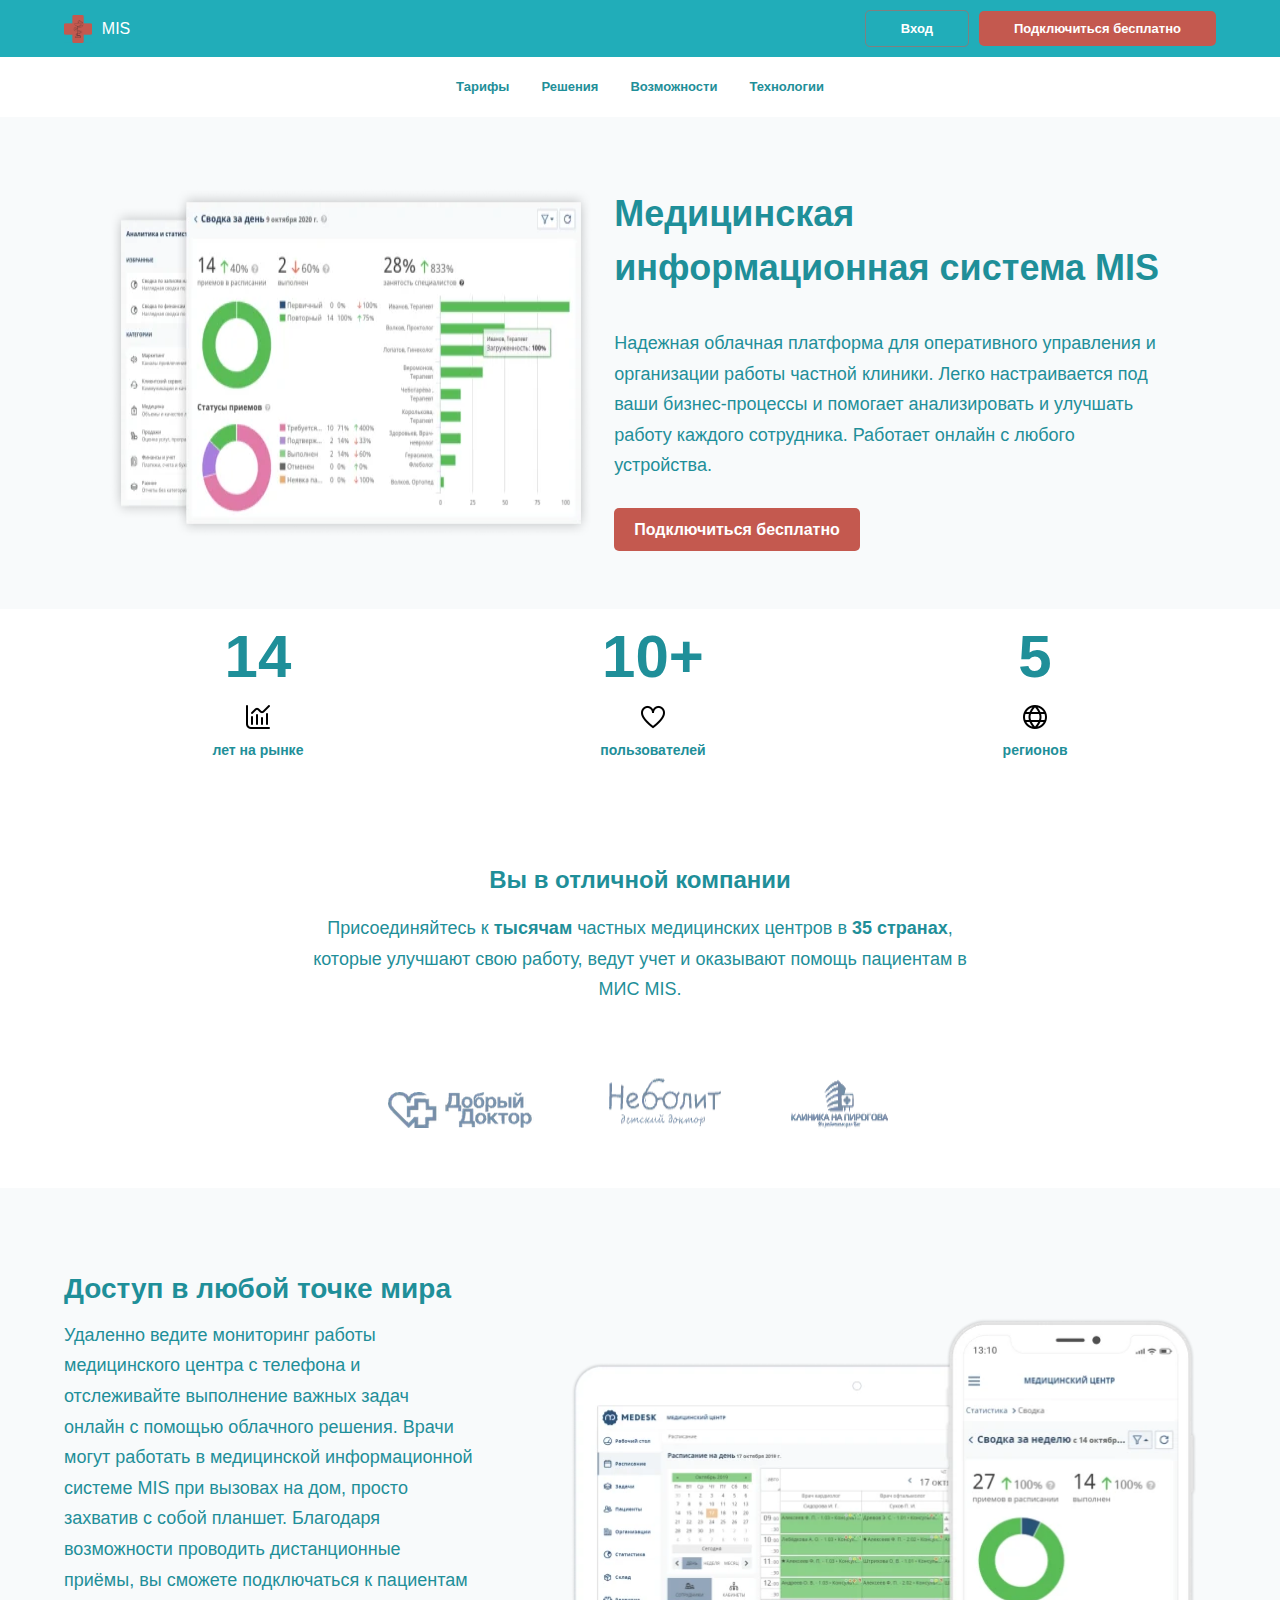
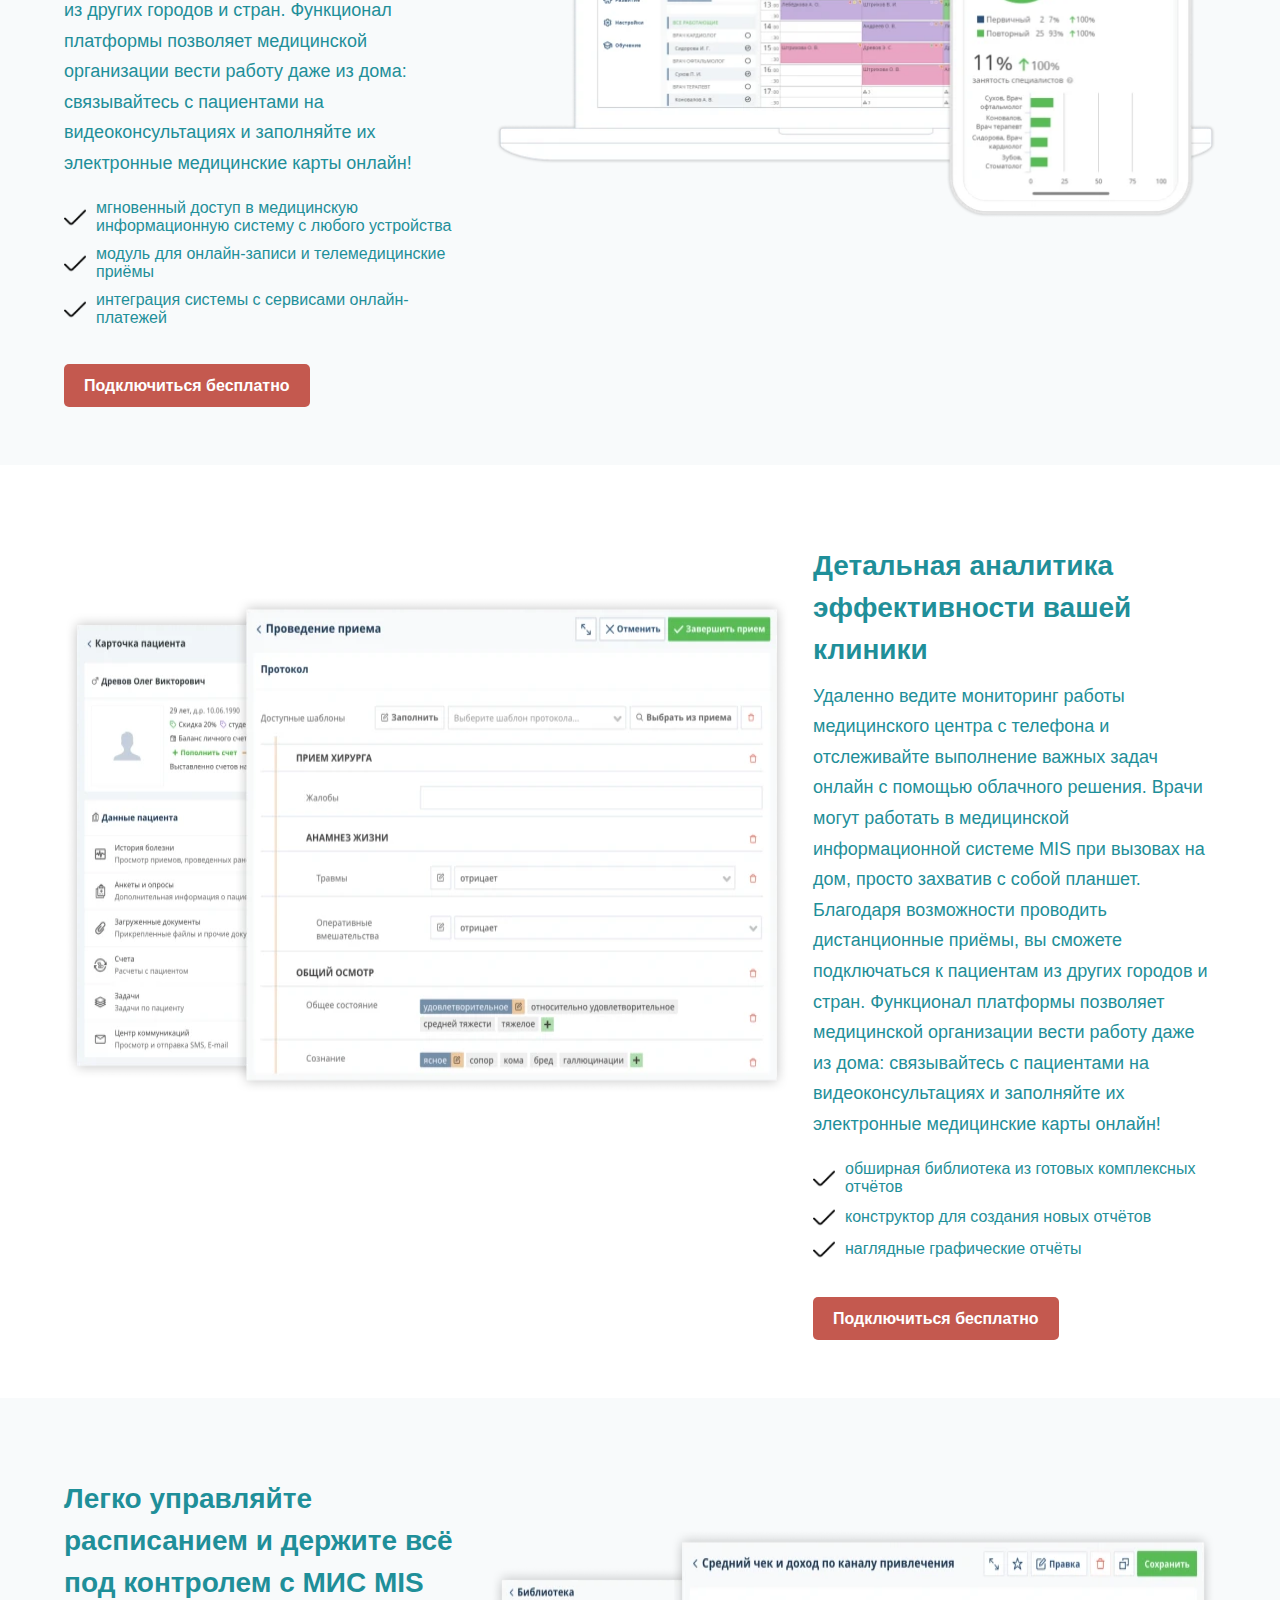
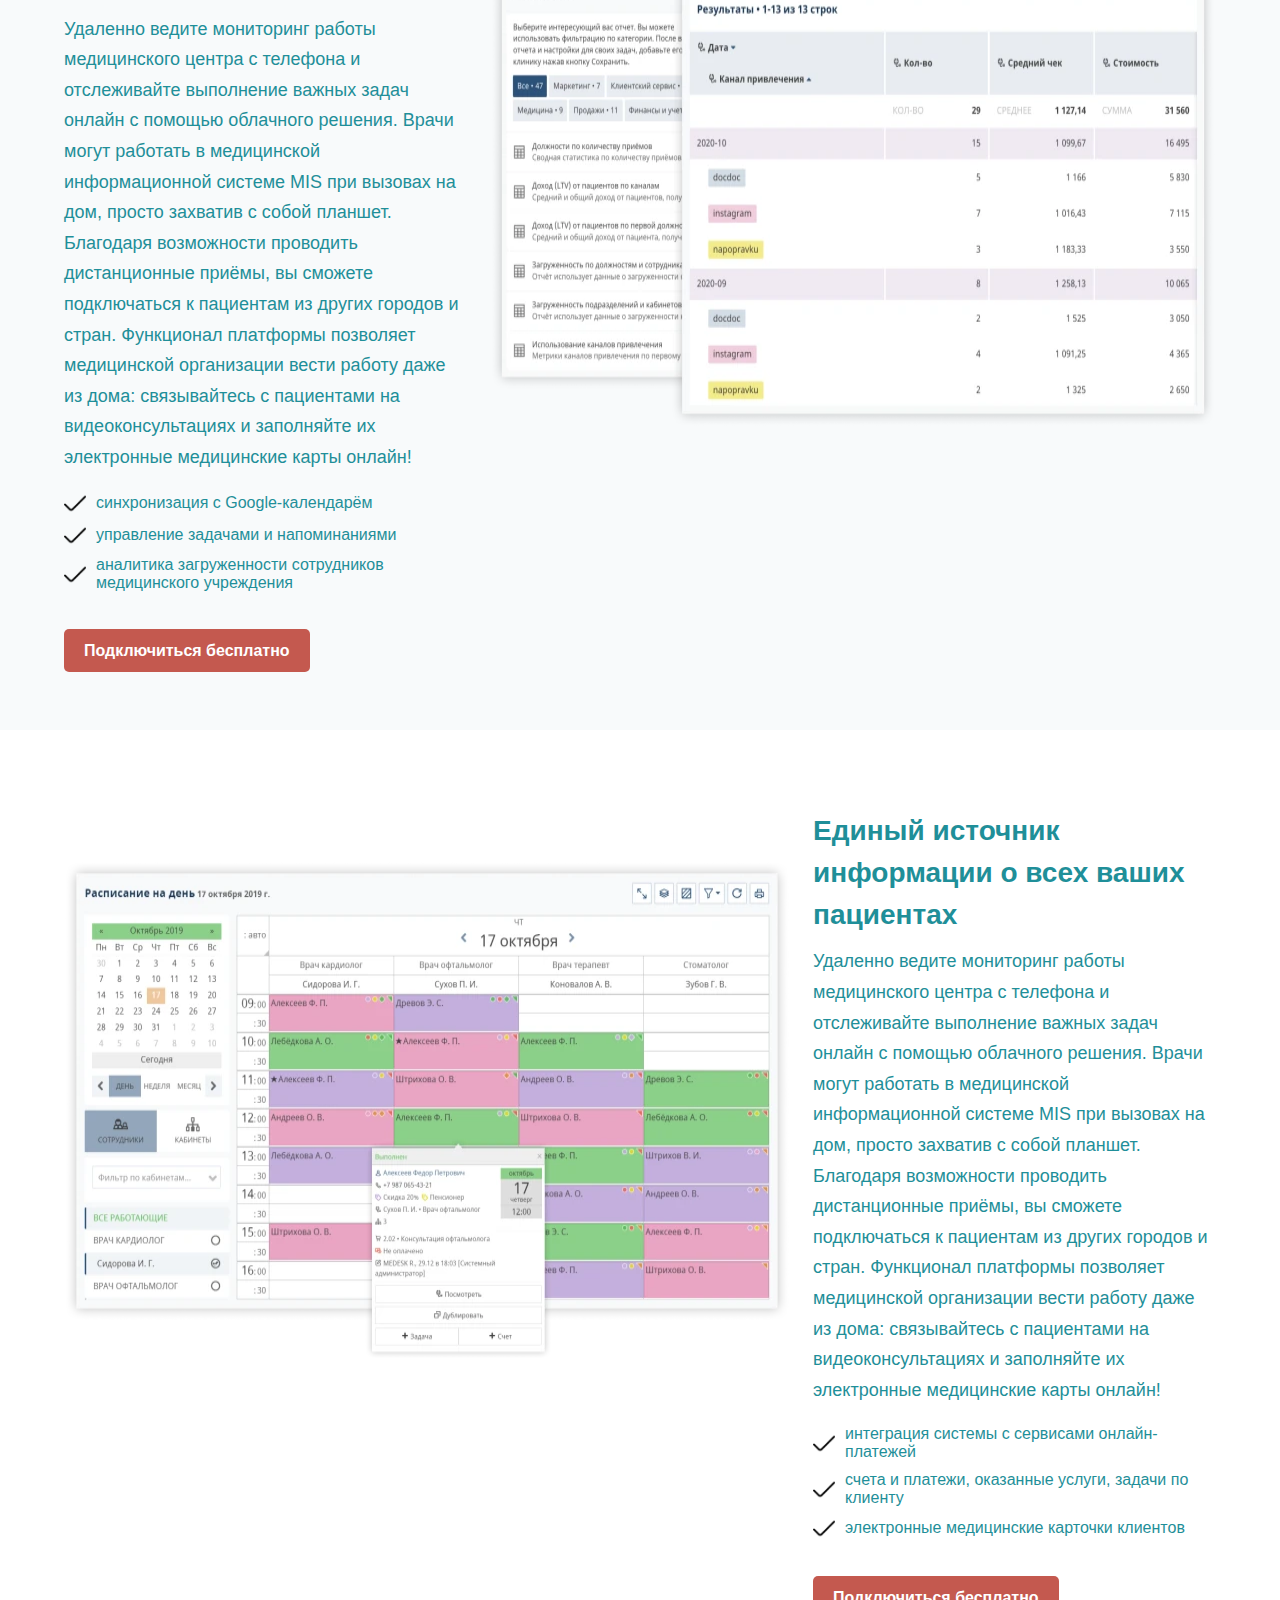
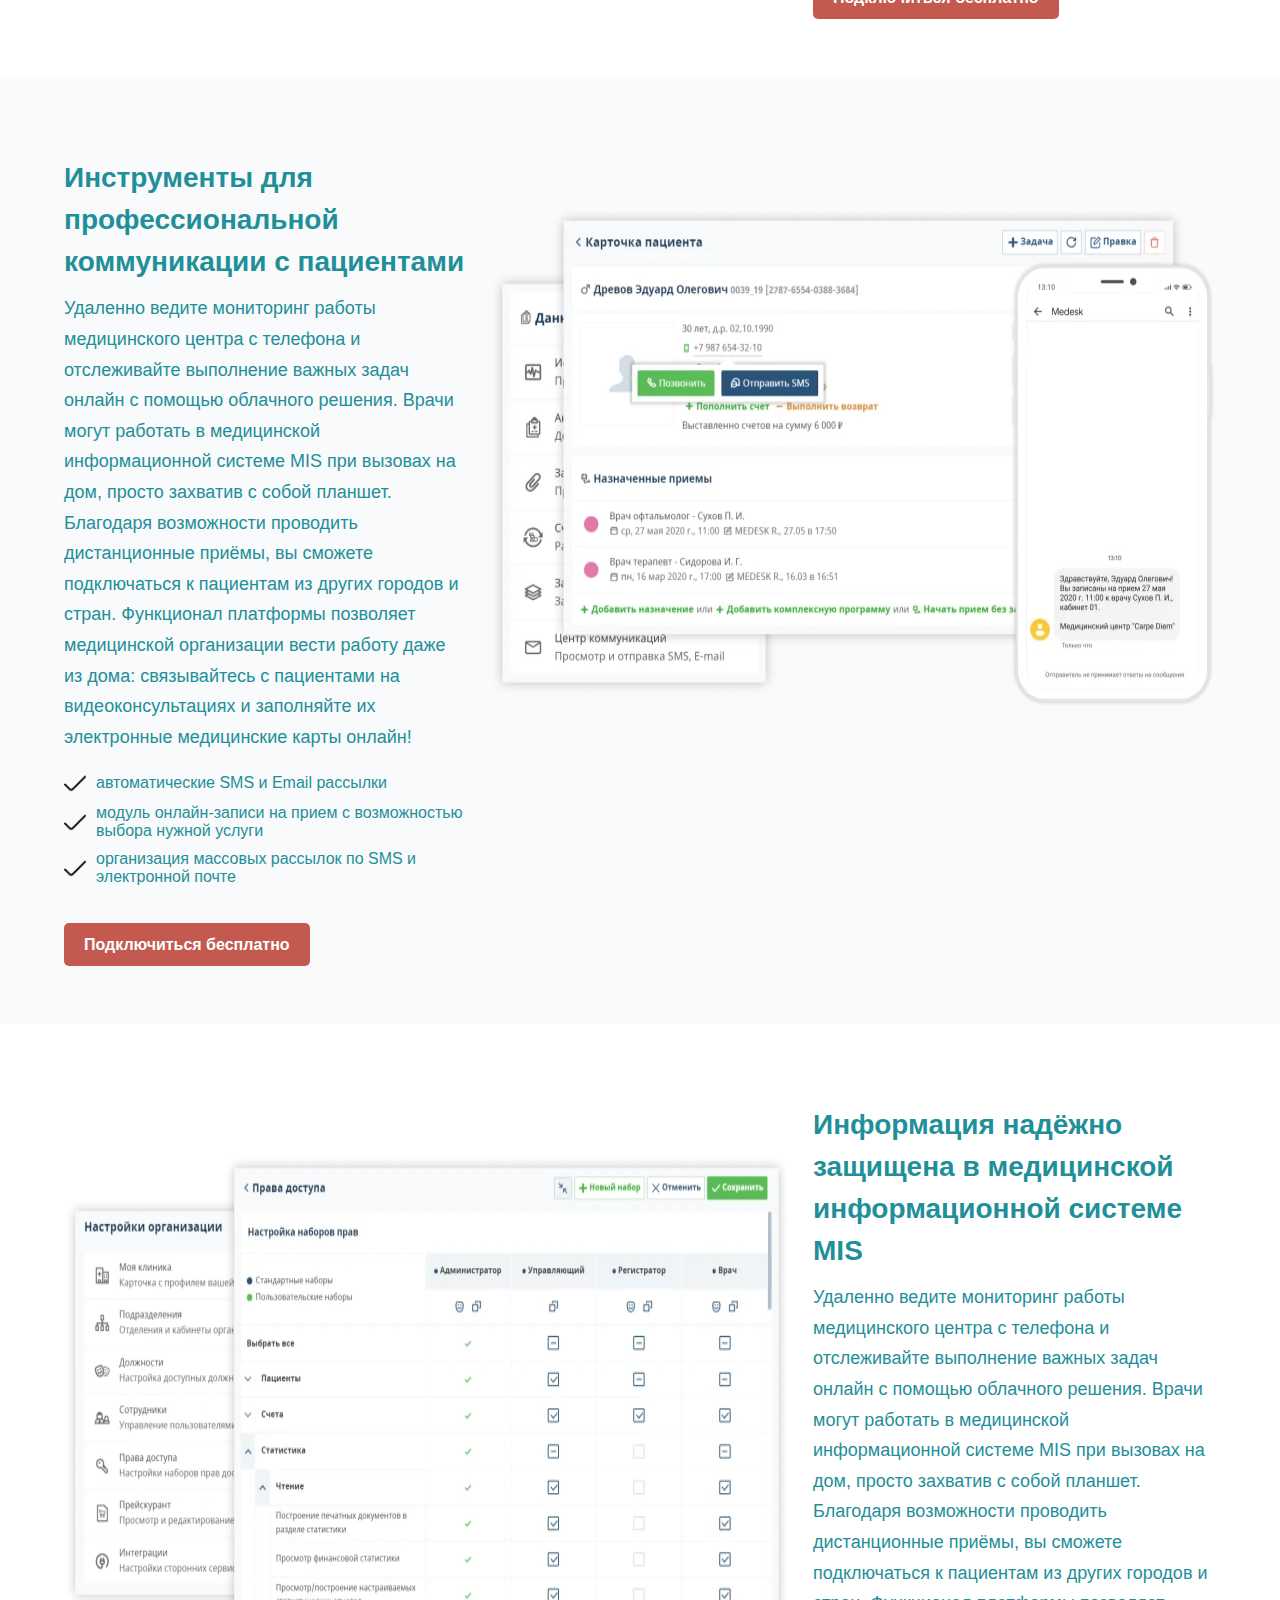
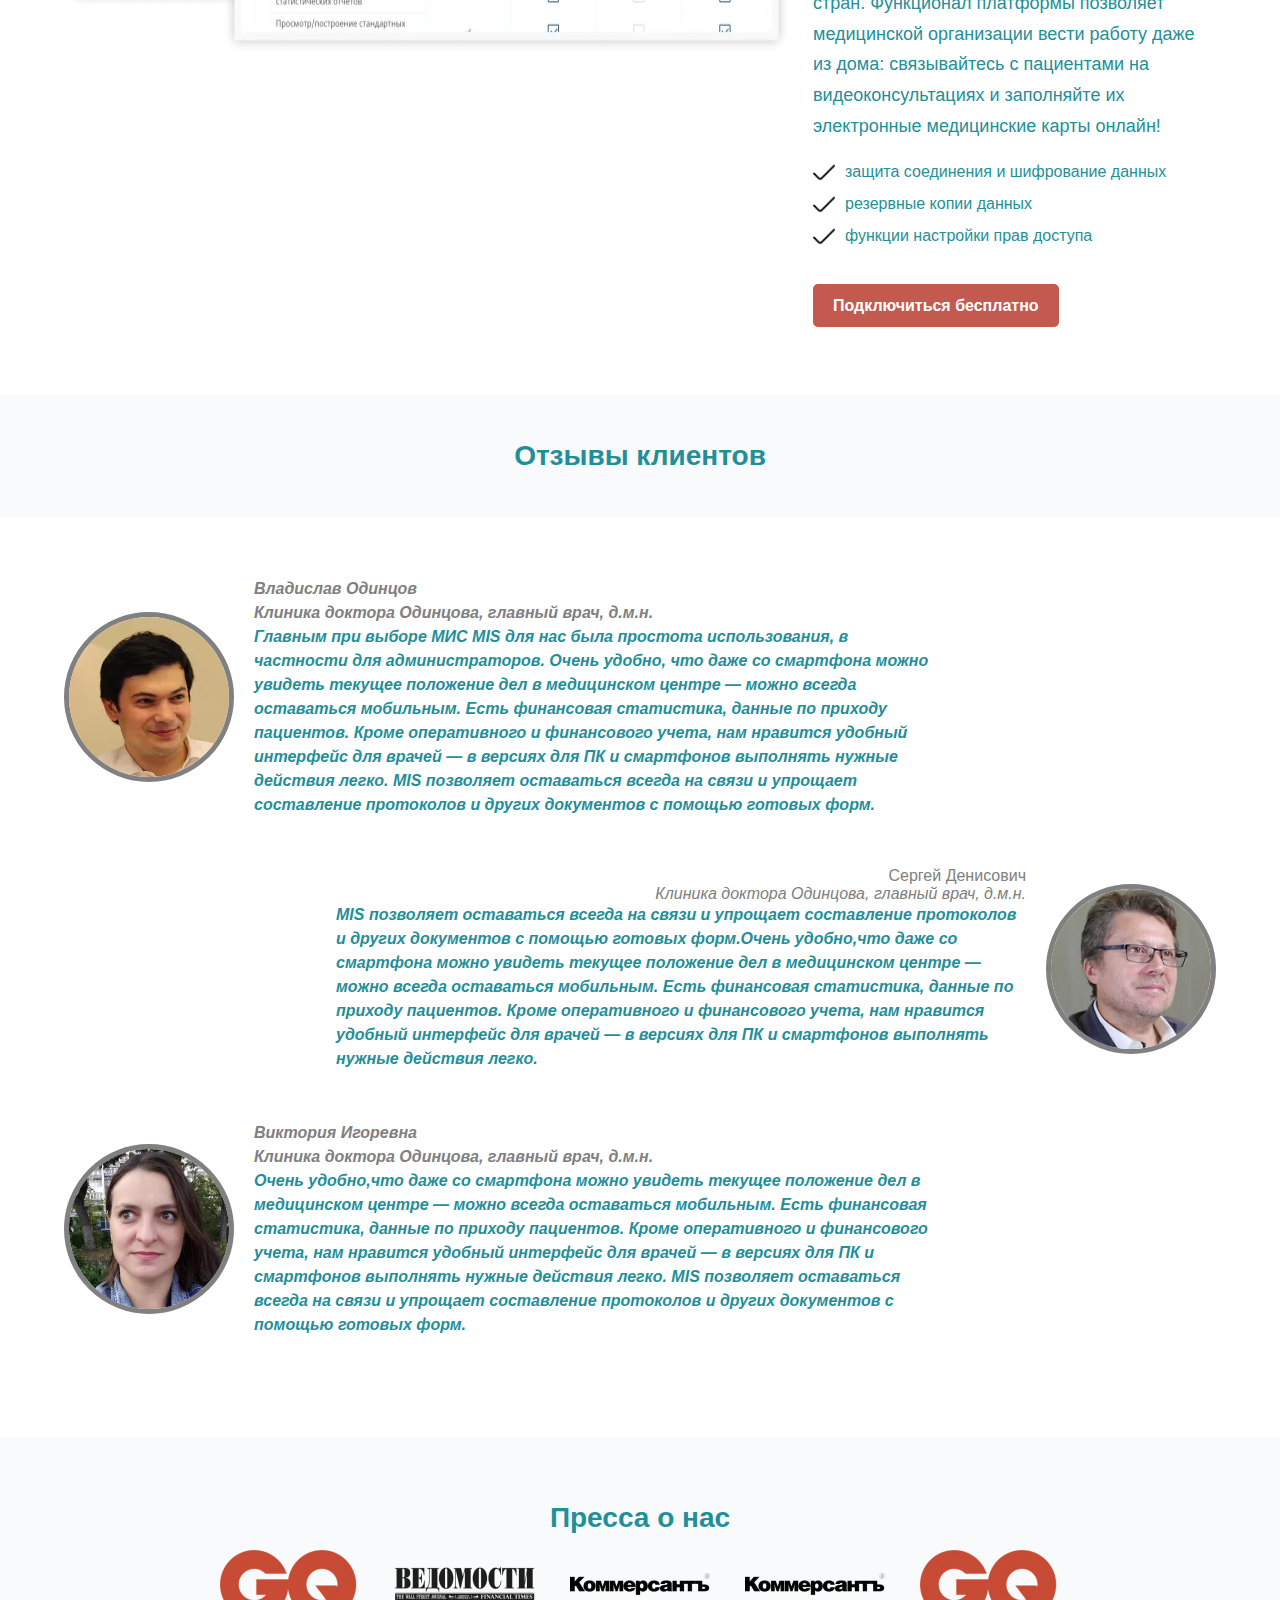
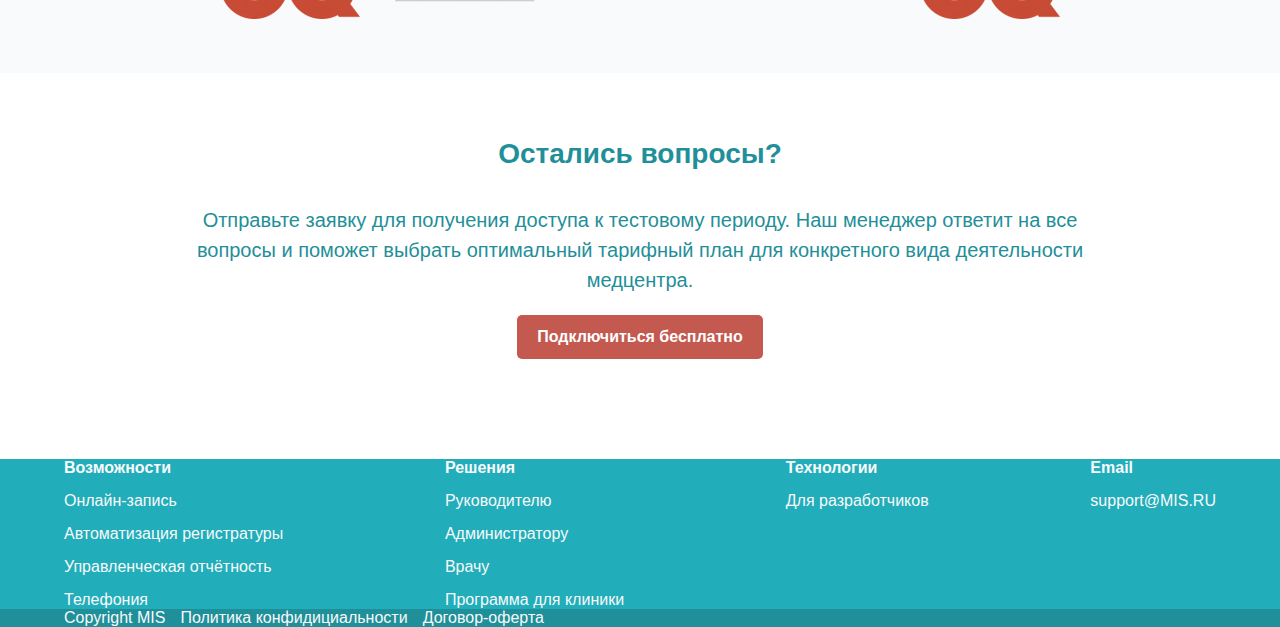
<file: index.html>
<!DOCTYPE html>
<html lang="ru">
  <head>
    <meta charset="UTF-8" >
    <meta name="viewport" content="width=device-width, initial-scale=1.0">
    <title>Главная страница</title>
    <link rel="stylesheet" href="style.css" >
    <link rel="stylesheet" href="adaptiv-first-page.css">
    <script src="script.js" defer></script>
  </head>
  <body>
    <header>
      <div class="container">
        <div class="content">
          <div class="logo">
            <img src="img/logo.png" alt="logo-png" >
            <a href="index.html">MIS</a>
          </div>
          <div class="burger-menu" id="burgerMenu">
            <div class="menu-btn" id="menu-btn">
                <div>
                    <div></div>
                    <div></div>
                    <div></div>
                </div>
            </div>
        </div>
          <div class="group-button-header">
            <a class="sign-in" href="entry.html">Вход</a>
            <a class="btn-join-free" href="registery.html">Подключиться бесплатно</a>
          </div>
        </div>
      </div>
      <div class="nav">
        <nav class="container">
          <div class="content">
            <ul>
              <li><a href="page2.html">Тарифы</a></li>
              <li><a href="#">Решения</a></li>
              <li><a href="#">Возможности</a></li>
              <li><a href="#">Технологии</a></li>
            </ul>
          </div>
        </nav>
      </div>
      <div class="sidebar" id="sidebar">
        <div class="group-button-header-sidebar">
          <a class="sign-in" href="entry.html">Вход</a>
          <a class="btn-join-free" href="registery.html">Подключиться бесплатно</a>
        </div>
        <ul>
          <li><a href="page2.html">Тарифы</a></li>
          <li><a href="#">Решения</a></li>
          <li><a href="#">Возможности</a></li>
          <li><a href="#">Технологии</a></li>
        </ul>
      </div>
      <div class="overlay" id="overlay"></div>
    </header>
    <main>
      <section class="MIS-section flex-section">
        <div class="container">
          <div class="content left-png">
            <img src="img/first.png" alt="MIS-one-png" >
            <div class="text-MIS-section block-text">
              <h1 class="title-text-MIS-section">Медицинская информационная система MIS</h1>
              <p class="text-sections">
                Надежная облачная платформа для оперативного управления и
                организации работы частной клиники. Легко настраивается под ваши
                бизнес-процессы и помогает анализировать и улучшать работу каждого
                сотрудника. Работает онлайн с любого устройства.
              </p>
              <a class="btn-join-free" href="registery.html">Подключиться бесплатно</a>
            </div>
          </div>
        </div>
      </section>
      <section class="company-achievments">
        <div class="container">
         <div class="content right-png">
            <div class="block-company-achievments">
              <div>
                <h1>14</h1>
                <img src="img/award.png" alt="icon-company-achievments" >
                <p>лет на рынке</p>
              </div>
              <div>
                <h1>10+</h1>
                <img src="img/heart.png" alt="icon-company-achievments" >
                <p>пользователей</p>
              </div>
              <div>
                <h1>5</h1>
                <img src="img/global.png" alt="icon-company-achievments" >
                <p>регионов</p>
              </div>
            </div>
            <div class="text-company-achievments block-text">
              <h2>Вы в отличной компании</h2>
              <p class="text-sections">
                Присоединяйтесь к <b>тысячам</b> частных медицинских центров в
                <b>35 странах</b>, которые улучшают свою работу, ведут учет и
                оказывают помощь пациентам в МИС MIS.
              </p>
              </div>
            </div>
         </div>
      </section>
      <div class="our-clients">
            <div class="container">
              <div class="content">
                <img src="img/company1.png" alt="our-client1" >
                <img src="img/company4.png" alt="our-client2" >
                <img src="img/company5.png" alt="our-client3" >
              </div>
            </div>
      </div>
      <div class="access-anywhere flex-section">
        <div class="container">
          <div class="content right-png">
            <div class="text-access-anywhere block-text">
              <p class="title-sections">Доступ в любой точке мира</p>
              <p class="text-sections">
                Удаленно ведите мониторинг работы медицинского центра с телефона и
                отслеживайте выполнение важных задач онлайн с помощью облачного
                решения. Врачи могут работать в медицинской информационной системе
                MIS при вызовах на дом, просто захватив с собой планшет.
                Благодаря возможности проводить дистанционные приёмы, вы сможете
                подключаться к пациентам из других городов и стран. Функционал
                платформы позволяет медицинской организации вести работу даже из
                дома: связывайтесь с пациентами на видеоконсультациях и заполняйте
                их электронные медицинские карты онлайн!
              </p>
              <ul class="list">
                <li>
                  <img src="img/check.png" alt="icon-plus" >
                  <p>мгновенный доступ в медицинскую информационную систему с любого устройства</p>
                </li>
                <li>
                  <img src="img/check.png" alt="icon-plus" >
                  <p>модуль для онлайн-записи и телемедицинские приёмы</p>
                </li>
                <li>
                  <img src="img/check.png" alt="icon-plus" >
                  <p>интеграция системы с сервисами онлайн-платежей</p>
                </li>
              </ul>
              <a class="btn-join-free" href="registery.html">Подключиться бесплатно</a>
            </div>
            <img src="img/second.png" alt="access-anywhere-png" >
          </div>
        </div>
      </div>
      <div class="detailed-analytics flex-section">
        <div class="container">
          <div class="content right-png">
            <img src="img/five.png" alt="access-anywhere-png" >
            <div class="text-detailed-analytics block-text">
              <p class="title-sections">Детальная аналитика эффективности вашей клиники</p>
              <p class="text-sections">
                Удаленно ведите мониторинг работы медицинского центра с телефона и
                отслеживайте выполнение важных задач онлайн с помощью облачного
                решения. Врачи могут работать в медицинской информационной системе
                MIS при вызовах на дом, просто захватив с собой планшет.
                Благодаря возможности проводить дистанционные приёмы, вы сможете
                подключаться к пациентам из других городов и стран. Функционал
                платформы позволяет медицинской организации вести работу даже из
                дома: связывайтесь с пациентами на видеоконсультациях и заполняйте
                их электронные медицинские карты онлайн!
              </p>
              <ul class="list">
                <li>
                  <img src="img/check.png" alt="icon-plus" >
                  <p>обширная библиотека из готовых комплексных отчётов</p>
                </li>
                <li>
                  <img src="img/check.png" alt="icon-plus" >
                  <p>конструктор для создания новых отчётов</p>
                </li>
                <li>
                  <img src="img/check.png" alt="icon-plus" >
                  <p>наглядные графические отчёты</p>
                </li>
              </ul>
              <a class="btn-join-free" href="registery.html">Подключиться бесплатно</a>
            </div>
          </div>
          
        </div>
      </div>
      <div class="easily-manage flex-section">
        <div class="container">
          <div class="content left-png">
            <div class="text-easily-manage block-text">
              <p class="title-sections">Легко управляйте расписанием и держите всё под контролем с МИС MIS</p>
              <p class="text-sections">
                Удаленно ведите мониторинг работы медицинского центра с телефона и
                отслеживайте выполнение важных задач онлайн с помощью облачного
                решения. Врачи могут работать в медицинской информационной системе
                MIS при вызовах на дом, просто захватив с собой планшет.
                Благодаря возможности проводить дистанционные приёмы, вы сможете
                подключаться к пациентам из других городов и стран. Функционал
                платформы позволяет медицинской организации вести работу даже из
                дома: связывайтесь с пациентами на видеоконсультациях и заполняйте
                их электронные медицинские карты онлайн!
              </p>
              <ul class="list">
                <li>
                  <img src="img/check.png" alt="icon-plus" >
                  <p>синхронизация с Google-календарём</p>
                </li>
                <li>
                  <img src="img/check.png" alt="icon-plus" >
                  <p>управление задачами и напоминаниями</p>
                </li>
                <li>
                  <img src="img/check.png" alt="icon-plus" >
                  <p>аналитика загруженности сотрудников медицинского учреждения</p>
                </li>
              </ul>
              <a class="btn-join-free" href="registery.html">Подключиться бесплатно</a>
            </div>
            <img src="img/third.png" alt="access-anywhere-png" >
          </div>
        </div>
      </div>
      <div class="single-source flex-section">
        <div class="container">
          <div class="content right-png">
            <img src="img/quadro.png" alt="access-anywhere-png" >
            <div class="text-single-source block-text">
              <p class="title-sections">Единый источник информации о всех ваших пациентах</p>
              <p class="text-sections">
                Удаленно ведите мониторинг работы медицинского центра с телефона и
                отслеживайте выполнение важных задач онлайн с помощью облачного
                решения. Врачи могут работать в медицинской информационной системе
                MIS при вызовах на дом, просто захватив с собой планшет.
                Благодаря возможности проводить дистанционные приёмы, вы сможете
                подключаться к пациентам из других городов и стран. Функционал
                платформы позволяет медицинской организации вести работу даже из
                дома: связывайтесь с пациентами на видеоконсультациях и заполняйте
                их электронные медицинские карты онлайн!
              </p>
              <ul class="list">
                <li>
                  <img src="img/check.png" alt="icon-plus" >
                  <p>интеграция системы с сервисами онлайн-платежей</p>
                </li>
                <li>
                  <img src="img/check.png" alt="icon-plus" >
                  <p>счета и платежи, оказанные услуги, задачи по клиенту</p>
                </li>
                <li>
                  <img src="img/check.png" alt="icon-plus" >
                  <p>электронные медицинские карточки клиентов</p>
                </li>
              </ul>
              <a class="btn-join-free" href="registery.html">Подключиться бесплатно</a>
            </div>
          </div>
          
        </div>
      </div>
      <div class="tools-for-professional flex-section">
        <div class="container">
          <div class="content left-png">
            <div class="text-tools-for-professional block-text">
              <p class="title-sections">Инструменты для профессиональной коммуникации с пациентами</p>
              <p class="text-sections">
                Удаленно ведите мониторинг работы медицинского центра с телефона и
                отслеживайте выполнение важных задач онлайн с помощью облачного
                решения. Врачи могут работать в медицинской информационной системе
                MIS при вызовах на дом, просто захватив с собой планшет.
                Благодаря возможности проводить дистанционные приёмы, вы сможете
                подключаться к пациентам из других городов и стран. Функционал
                платформы позволяет медицинской организации вести работу даже из
                дома: связывайтесь с пациентами на видеоконсультациях и заполняйте
                их электронные медицинские карты онлайн!
              </p>
              <ul class="list">
                <li>
                  <img src="img/check.png" alt="ico" >
                  <p>автоматические SMS и Email рассылки</p>
                </li>
                <li>
                  <img src="img/check.png" alt="ico" >
                  <p>модуль онлайн-записи на прием с возможностью выбора нужной услуги</p>
                </li>
                <li>
                  <img src="img/check.png" alt="ico" >
                  <p>организация массовых рассылок по SMS и электронной почте</p>
                </li>
              </ul>
              <a class="btn-join-free" href="registery.html">Подключиться бесплатно</a>
            </div>
            <img src="img/profes.png" alt="access-anywhere-png" >
          </div>
        </div>
      </div>
      <div class="info-is-protected flex-section">
        <div class="container">
          <div class="content right-png">
            <img src="img/secure.png" alt="access-anywhere-png" >
            <div class="text-info-is-protected block-text">
              <p class="title-sections">Информация надёжно защищена в медицинской информационной системе MIS</p>
              <p class="text-sections">
                Удаленно ведите мониторинг работы медицинского центра с телефона и
                отслеживайте выполнение важных задач онлайн с помощью облачного
                решения. Врачи могут работать в медицинской информационной системе
                MIS при вызовах на дом, просто захватив с собой планшет.
                Благодаря возможности проводить дистанционные приёмы, вы сможете
                подключаться к пациентам из других городов и стран. Функционал
                платформы позволяет медицинской организации вести работу даже из
                дома: связывайтесь с пациентами на видеоконсультациях и заполняйте
                их электронные медицинские карты онлайн!
              </p>
              <ul class="list">
                <li>
                  <img src="img/check.png" alt="ico" >
                  <p>защита соединения и шифрование данных</p>
                </li>
                <li>
                  <img src="img/check.png" alt="ico" >
                  <p>резервные копии данных</p>
                </li>
                <li>
                  <img src="img/check.png" alt="ico" >
                  <p>функции настройки прав доступа</p>
                </li>
              </ul>
              <a class="btn-join-free" href="registery.html">Подключиться бесплатно</a>
            </div>
            
          </div>
        </div>
      </div>
      <div class="title-customer-reviews">Отзывы клиентов</div>
      <div class="customer-reviews">
        <div class="container">
          <div class="rewiew right">
            <img src="img/man1.png" alt="man-rewiewer" >
            <div class="text-rewiew">
              <p class="name">Владислав Одинцов</p>
              <p class="place">Клиника доктора Одинцова, главный врач, д.м.н.</p>
              <p>
                Главным при выборе МИС MIS для нас была простота
                использования, в частности для администраторов. Очень удобно,
                что даже со смартфона можно увидеть текущее положение дел в
                медицинском центре — можно всегда оставаться мобильным. Есть
                финансовая статистика, данные по приходу пациентов. Кроме
                оперативного и финансового учета, нам нравится удобный интерфейс
                для врачей — в версиях для ПК и смартфонов выполнять нужные
                действия легко. MIS позволяет оставаться всегда на связи и
                упрощает составление протоколов и других документов с помощью
                готовых форм.
              </p>
            </div>
          </div>
            <div class="rewiew left">
              <div class="text-rewiew">
                <div>
                  <p class="name">Сергей Денисович</p>
                  <p class="place">Клиника доктора Одинцова, главный врач, д.м.н.</p>
                </div>
                <p>
                  MIS позволяет оставаться всегда на связи и
                  упрощает составление протоколов и других документов с помощью
                  готовых форм.Очень удобно,что даже со смартфона можно увидеть текущее положение дел в
                  медицинском центре — можно всегда оставаться мобильным. Есть
                  финансовая статистика, данные по приходу пациентов. Кроме
                  оперативного и финансового учета, нам нравится удобный интерфейс
                  для врачей — в версиях для ПК и смартфонов выполнять нужные
                  действия легко. 
                </p>
              </div>
              <img src="img/man2.png" alt="man-rewiewer2" >
            </div>
                <div class="rewiew right">
                  <img src="img/woman1.png" alt="woman-rewiewer" >
                  <div class="text-rewiew">
                    <p class="name">Виктория Игоревна</p>
                    <p class="place">Клиника доктора Одинцова, главный врач, д.м.н.</p>
                    <p>
                      Очень удобно,что даже со смартфона можно увидеть текущее положение дел в
                      медицинском центре — можно всегда оставаться мобильным. Есть
                      финансовая статистика, данные по приходу пациентов. Кроме
                      оперативного и финансового учета, нам нравится удобный интерфейс
                      для врачей — в версиях для ПК и смартфонов выполнять нужные
                      действия легко. MIS позволяет оставаться всегда на связи и
                      упрощает составление протоколов и других документов с помощью
                      готовых форм.
                    </p>
                  </div>
                </div>
              </div>
      </div>
      <div class="press-about-us">
        <div class=container>
            <p class="title-sections">Пресса о нас</p>
            <div>
                <a href="">
                    <img src="img/GQ_transparent.png" alt="site-1">
                </a>
                <a href="">
                    <img src="img/smi-200_2x__www.imagesplitter.net_-0-0.png" alt="site-2">
                </a>
                <a href="">
                    <img src="img/smi-200_2x__www.imagesplitter.net_-0-6.png" alt="site-3">
                </a>
                <a href="">
                    <img src="img/smi-200_2x__www.imagesplitter.net_-0-6.png" alt="site-4">
                </a>
                <a href="">
                    <img src="img/GQ_transparent.png" alt="site-5">
                </a>
            </div>
        </div>
      </div>
      <div class="still-questions">
        <div class="container">
            <p class="title-sections">Остались вопросы?</p>
            <p class="text-still-questions">Отправьте заявку для получения доступа к тестовому периоду.
                Наш менеджер ответит на все вопросы и поможет выбрать оптимальный тарифный план для конкретного вида деятельности медцентра.
            </p>
            <a class="btn-join-free" href="registery.html">Подключиться бесплатно</a>
        </div>
      </div>
    </main>
    <footer>
        <div class="top-footer">
            <div class="container">
                <ul class="hide">
                    <li>Возможности</li>
                    <li><a href="#">Онлайн-запись</a></li>
                    <li><a href="#">Автоматизация регистратуры</a></li>
                    <li><a href="#">Управленческая отчётность</a></li>
                    <li><a href="#">Телефония</a></li>
                </ul>
                <ul class="hide">
                    <li>Решения</li>
                    <li><a href="#">Руководителю</a></li>
                    <li><a href="#">Администратору</a></li>
                    <li><a href="#">Врачу</a></li>
                    <li><a href="#">Программа для клиники</a></li>
                </ul>
                <ul class="hide">
                   <li>Технологии</li>
                   <li><a href="#">Для разработчиков</a></li>
                </ul>
                <ul>
                    <li>Email</li>
                    <li>support@MIS.RU</li>
                </ul>
            </div>
        </div>
        <div class="bottom-footer">
            <div class="container">
                <ul>
                    <li>Copyright MIS</li>
                    <li><a href="#">Политика конфидициальности</a></li>
                    <li><a href="#">Договор-оферта</a></li>
                </ul>
            </div>
        </div>
    </footer>
  </body>
</html>
</file>
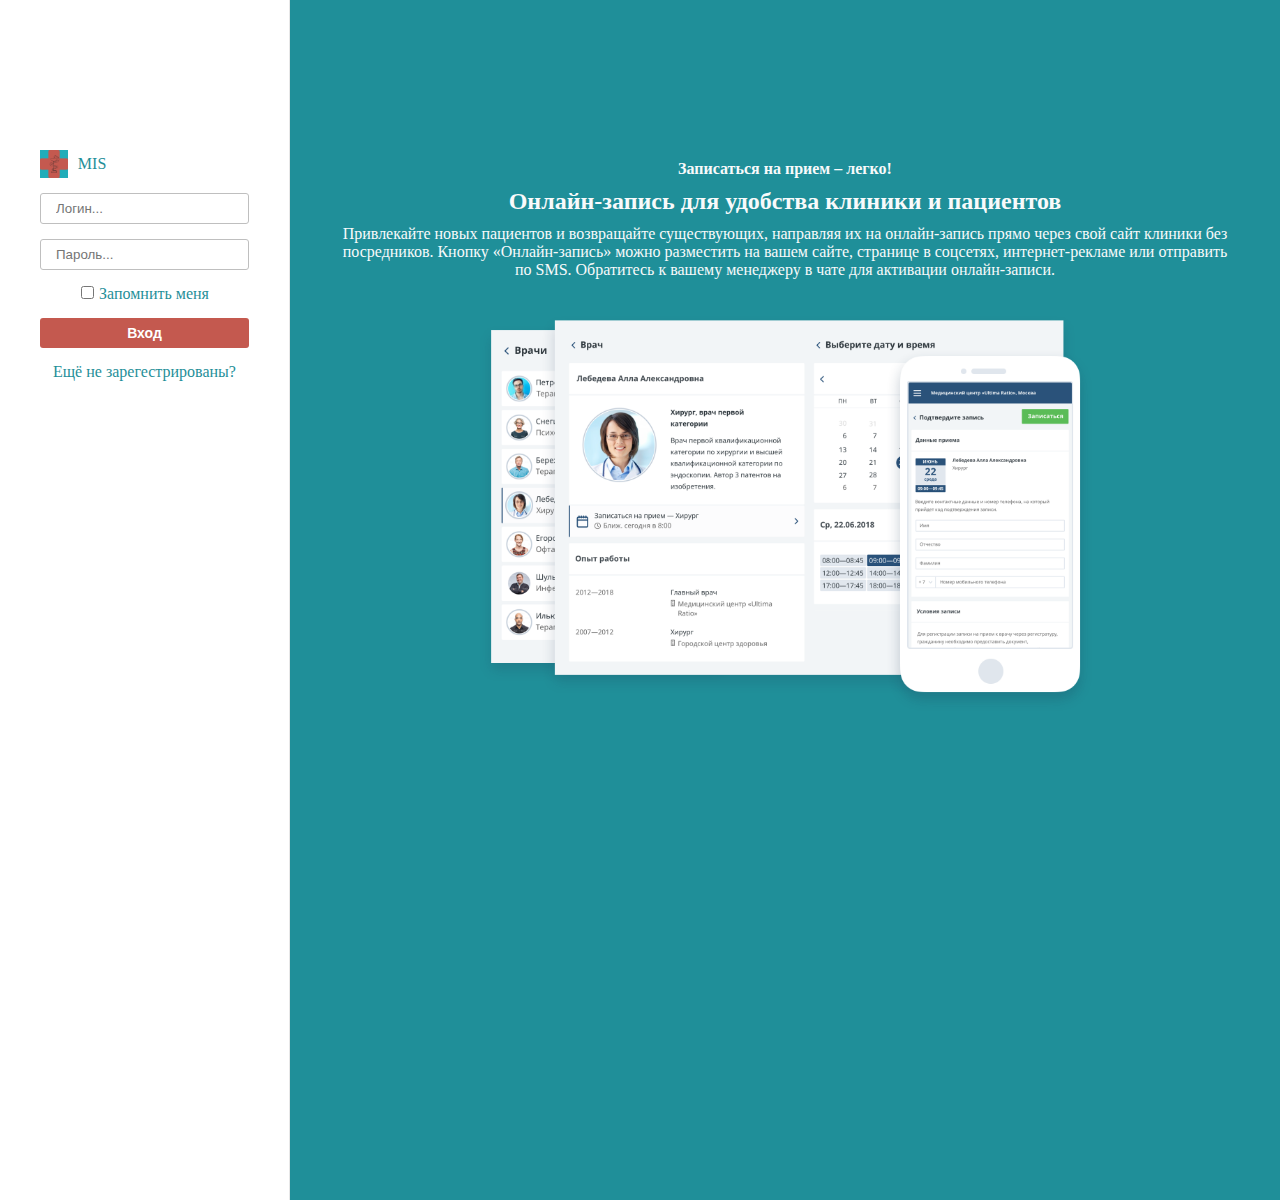
<file: entry.html>
<!DOCTYPE html>
<html lang="ru">
<head>
    <meta charset="UTF-8">
    <meta name="viewport" content="width=device-width, initial-scale=1.0">
    <title>Вход</title>
    <link rel="stylesheet" href="entry.css">
    <link rel="stylesheet" href="adaptiv-entry-registery.css">
</head>
<body>
    <main>
        <form action="index.html" method="post">
            <div class="logo">
                <img src="img/logo.png" alt="logo-png" >
                <a href="index.html">MIS</a>
            </div>
            <input type="text" name="login" id="login" placeholder="Логин..." required>
            <input type="password" name="password" id="pass" placeholder="Пароль..." required>
            <label for="check">
                <input type="checkbox" name="check" id="check">
                <span>Запомнить меня</span>
            </label>
            <button type="submit">Вход</button>
            <a href="registery.html">Ещё не зарегестрированы?</a>
        </form>
        <div class="background-login">
            <p class="weight700">Записаться на прием – легко!</p>
            <h2 class="weight700">Онлайн-запись для удобства клиники и пациентов</h2>
            <p>Привлекайте новых пациентов и возвращайте существующих, направляя их на онлайн-запись прямо через свой сайт клиники без посредников. Кнопку «Онлайн-запись» можно разместить на вашем сайте, странице в соцсетях, интернет-рекламе или отправить по SMS. Обратитесь к вашему менеджеру в чате для активации онлайн-записи.</p>
            <img src="img/img.png" alt="bg-login">
        </div>
    </main>
</body>
</html>
</file>
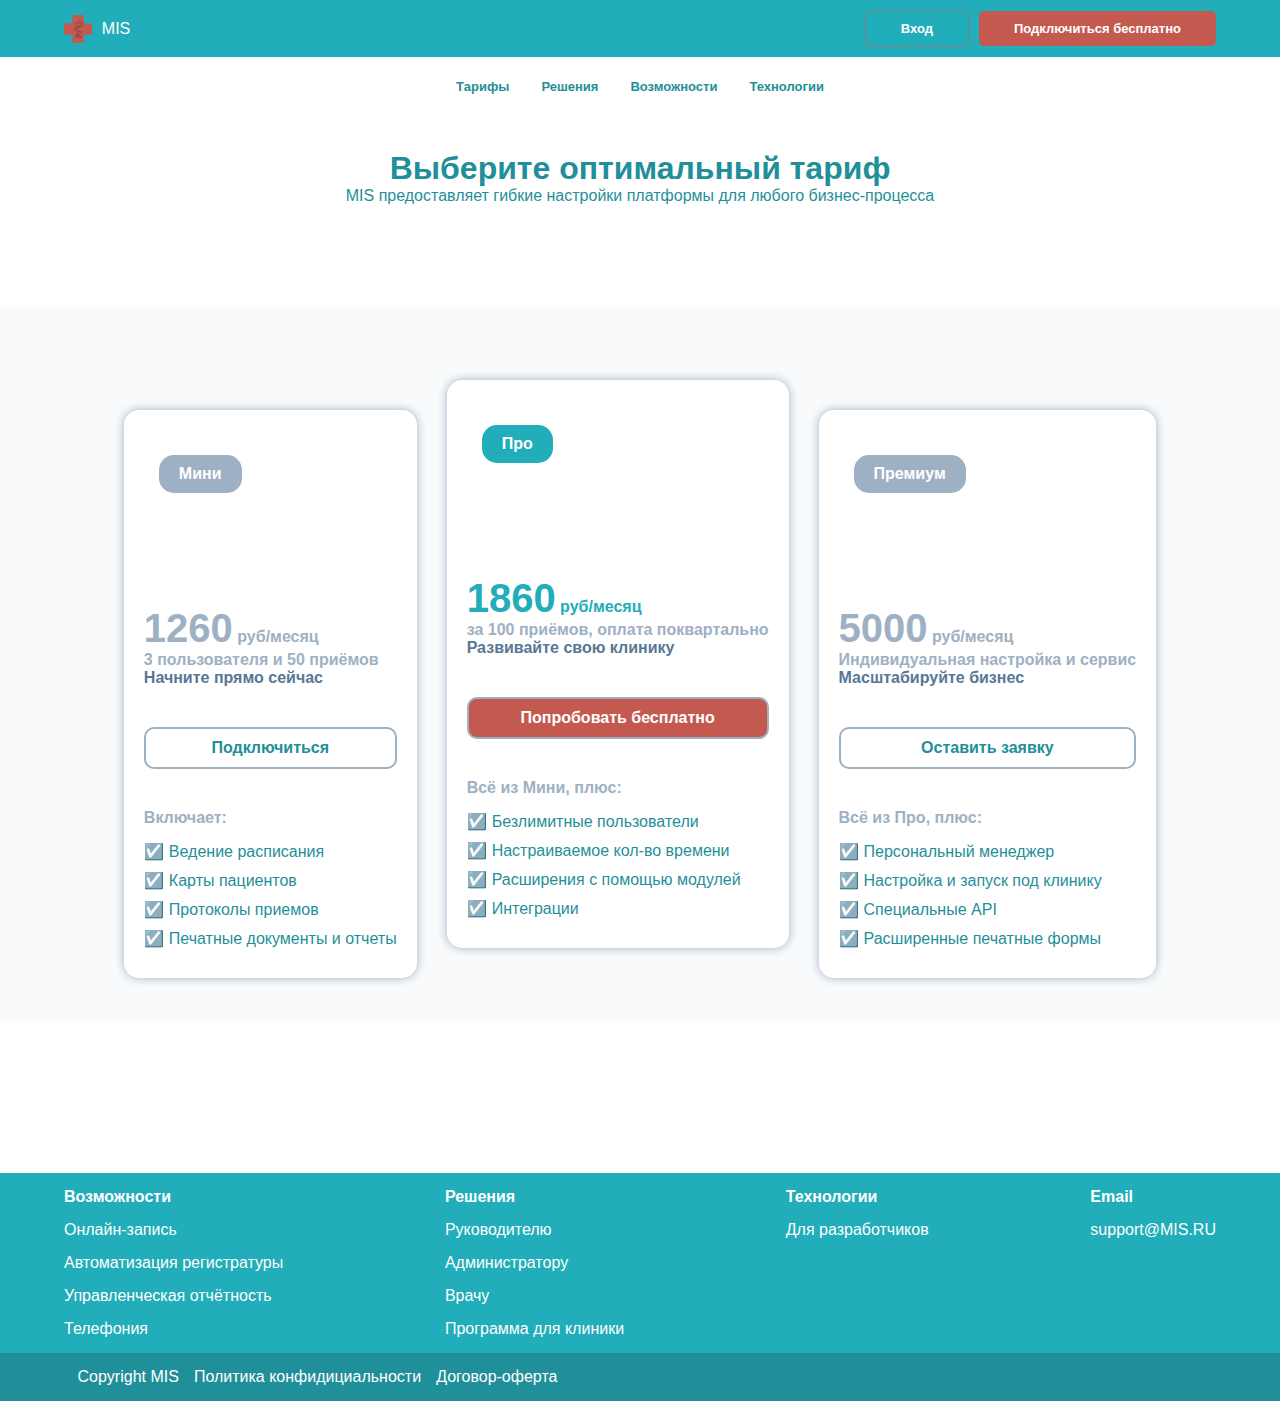
<file: page2.html>
<!DOCTYPE html>
<html lang="ru">
<head>
  <meta charset="UTF-8">
  <meta name="viewport" content="width=device-width, initial-scale=1.0">
  <link rel="stylesheet" href="style-page2.css">
  <link rel="stylesheet" href="adaptiv-second-page.css">
  <script src="script.js" defer></script>
  <title>Тарифы</title>
</head>
<body>
  <header>
    <div class="container">
      <div class="content">
        <div class="logo">
          <img src="img/logo.png" alt="logo-png" >
          <a href="index.html">MIS</a>
        </div>
        <div class="burger-menu" id="burgerMenu">
          <div class="menu-btn" id="menu-btn">
              <div>
                  <div></div>
                  <div></div>
                  <div></div>
              </div>
          </div>
      </div>
        <div class="group-button-header">
          <a class="sign-in" href="entry.html">Вход</a>
          <a class="btn-join-free" href="registery.html">Подключиться бесплатно</a>
        </div>
      </div>
    </div>
    <div class="nav">
      <nav class="container">
        <div class="content">
          <ul>
            <li><a href="page2.html">Тарифы</a></li>
            <li><a href="#">Решения</a></li>
            <li><a href="#">Возможности</a></li>
            <li><a href="#">Технологии</a></li>
          </ul>
        </div>
      </nav>
    </div>
    <div class="sidebar" id="sidebar">
      <div class="group-button-header-sidebar">
        <a class="sign-in" href="entry.html">Вход</a>
        <a class="btn-join-free" href="registery.html">Подключиться бесплатно</a>
      </div>
      <ul>
        <li><a href="page2.html">Тарифы</a></li>
        <li><a href="#">Решения</a></li>
        <li><a href="#">Возможности</a></li>
        <li><a href="#">Технологии</a></li>
      </ul>
    </div>
    <div class="overlay" id="overlay"></div>
  </header>
  <main>
    <section class="title-tarif">
      <div class="container">
        <div class="content">
          <h1>Выберите оптимальный тариф</h1>
          <p>MIS предоставляет гибкие настройки платформы для любого бизнес-процесса</p>
        </div>
      </div>
    </section>
    <div class="tarif">
      <div class="container">
        <div class="content">
          <div class="block-tarif">
            <div class="header-block-tarif">
              <span>Мини</span>
            </div>
            <div class="main-block-tarif">
              <p><span>1260</span> руб/месяц</p>
              <p>3 пользователя и 50 приёмов</p>
              <p>Начните прямо сейчас</p>
              <button>Подключиться</button>
              <div>
                <p>Включает:</p>
                <ul>
                  <li>Ведение расписания</li>
                  <li>Карты пациентов</li>
                  <li>Протоколы приемов</li>
                  <li>Печатные документы и отчеты</li>
                </ul>
              </div>
            </div>
          </div>
          <div id="second-block-tarif" class="block-tarif">
            <div class="header-block-tarif">
              <span>Про</span>
            </div>
            <div class="main-block-tarif">
              <p class="blue"><span>1860</span> руб/месяц</p>
              <p>за 100 приёмов, оплата поквартально</p>
              <p>Развивайте свою клинику</p>
              <button>Попробовать бесплатно</button>
              <div>
                <p>Всё из Мини, плюс:</p>
                <ul>
                  <li>Безлимитные пользователи</li>
                  <li>Настраиваемое кол-во времени</li>
                  <li>Расширения с помощью модулей</li>
                  <li>Интеграции</li>
                </ul>
              </div>
            </div>
          </div>
          <div id="third-block-tarif" class="block-tarif">
            <div class="header-block-tarif">
              <span>Премиум</span>
            </div>
            <div class="main-block-tarif">
              <p ><span>5000</span> руб/месяц</p>
              <p>Индивидуальная настройка и сервис</p>
              <p>Масштабируйте бизнес</p>
              <button>Оставить заявку</button>
              <div>
                <p>Всё из Про, плюс:</p>
                <ul>
                  <li>Персональный менеджер</li>
                  <li>Настройка и запуск под клинику</li>
                  <li>Специальные API</li>
                  <li>Расширенные печатные формы</li>
                </ul>
              </div>
            </div>
          </div>
        </div>
      </div>
    </div>
  </main>
  <footer>
    <div class="top-footer">
        <div class="container">
            <ul class="hide">
                <li>Возможности</li>
                <li><a href="#">Онлайн-запись</a></li>
                <li><a href="#">Автоматизация регистратуры</a></li>
                <li><a href="#">Управленческая отчётность</a></li>
                <li><a href="#">Телефония</a></li>
            </ul>
            <ul class="hide">
                <li>Решения</li>
                <li><a href="#">Руководителю</a></li>
                <li><a href="#">Администратору</a></li>
                <li><a href="#">Врачу</a></li>
                <li><a href="#">Программа для клиники</a></li>
            </ul>
            <ul class="hide">
               <li>Технологии</li>
               <li><a href="#">Для разработчиков</a></li>
            </ul>
            <ul>
                <li>Email</li>
                <li>support@MIS.RU</li>
            </ul>
        </div>
    </div>
    <div class="bottom-footer">
        <div class="container">
            <ul>
                <li>Copyright MIS</li>
                <li><a href="#">Политика конфидициальности</a></li>
                <li><a href="#">Договор-оферта</a></li>
            </ul>
        </div>
    </div>
</footer>
</body>
</html>
</file>
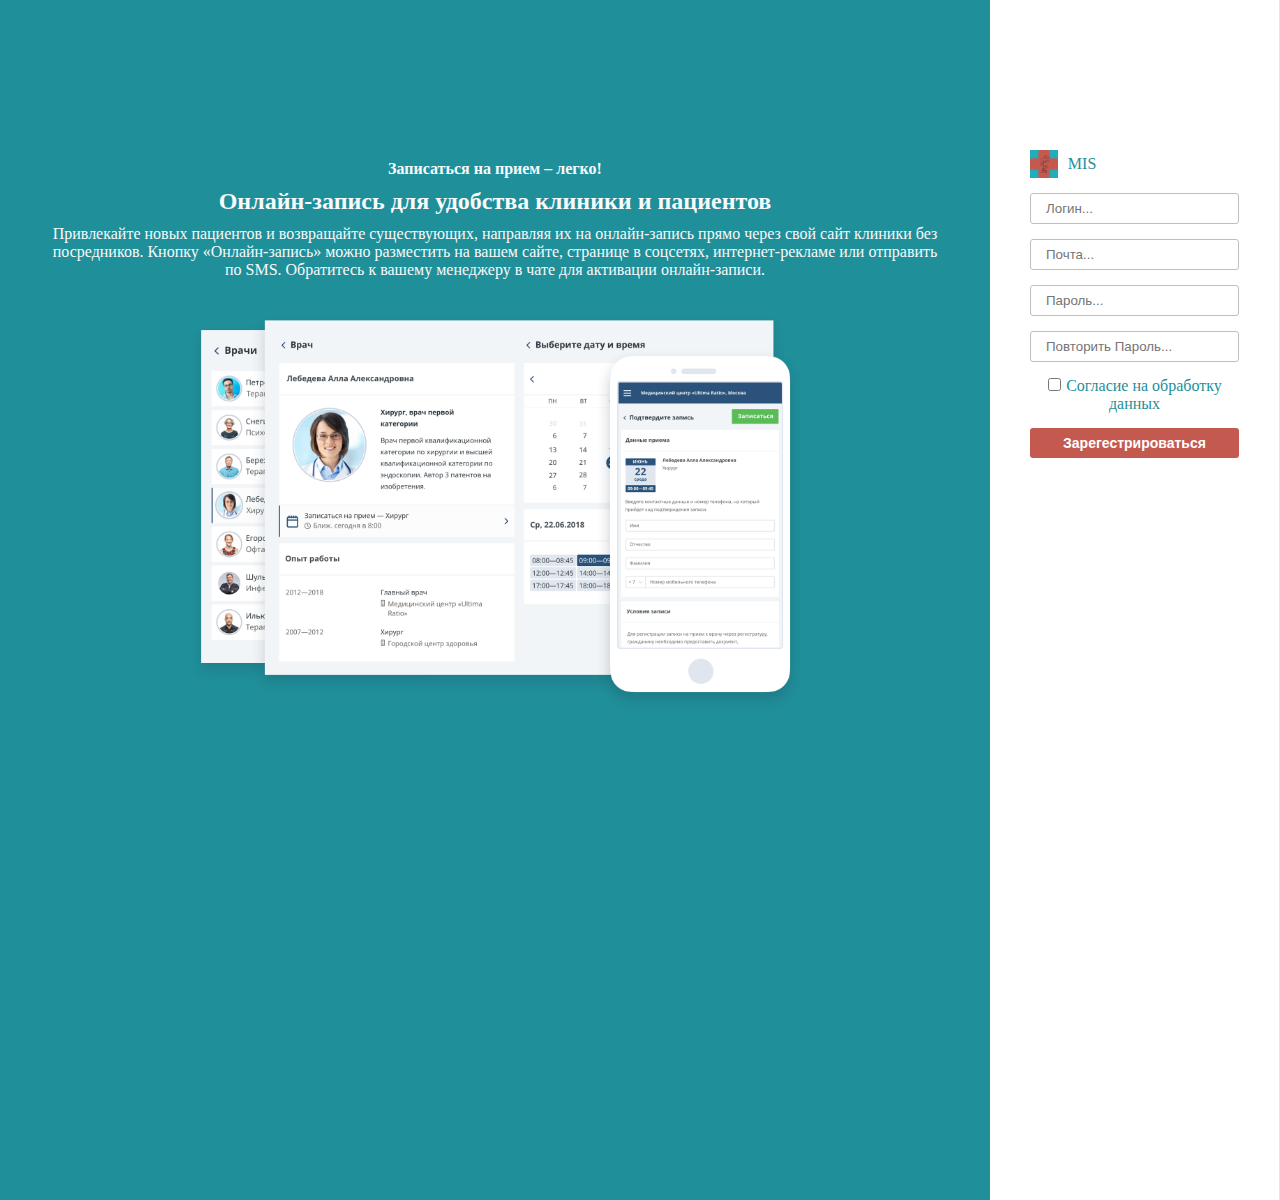
<file: registery.html>
<!DOCTYPE html>
<html lang="en">
<head>
    <meta charset="UTF-8">
    <meta name="viewport" content="width=device-width, initial-scale=1.0">
    <title>Регестрация</title>
    <link rel="stylesheet" href="registery.css">
    <link rel="stylesheet" href="adaptiv-entry-registery.css">
</head>
<body>
    <main>
        <form action="index.html" method="post">
            <div class="logo">
                <img src="img/logo.png" alt="logo-png" >
                <a href="index.html">MIS</a>
            </div>
            <input type="text" name="login" id="login" placeholder="Логин..." required>
            <input type="email" name="email" id="email" placeholder="Почта..." required>
            <input type="password" name="password" id="pass" placeholder="Пароль..." required>
            <input type="password" name="password" id="pass2" placeholder="Повторить Пароль..." required>
            <label for="check">
                <input type="checkbox" name="check" id="check" required>
                <a href="https://www.rostovteatr.ru/agreement.pdf">Согласие на обработку данных</a>
            </label>
            <button type="submit">Зарегестрироваться</button>
        </form>
        <div class="background-login">
            <p class="weight700">Записаться на прием – легко!</p>
            <h2 class="weight700">Онлайн-запись для удобства клиники и пациентов</h2>
            <p>Привлекайте новых пациентов и возвращайте существующих, направляя их на онлайн-запись прямо через свой сайт клиники без посредников. Кнопку «Онлайн-запись» можно разместить на вашем сайте, странице в соцсетях, интернет-рекламе или отправить по SMS. Обратитесь к вашему менеджеру в чате для активации онлайн-записи.</p>
            <img src="img/img.png" alt="bg-login">
        </div>
    </main>
</body>
</html>
</file>
<file: style.css>
*{
    margin:0;
    padding:0;
}
:root{
    --bg-color-first:#21adb9;
    --bg-color-alt-first:#1f8f99;
    --bg-color-second:#F8FAFB;
    --bg-color-third:#c4594f;
    --bg-color-third-hover:#b85a52;
    --shadow-color-third-hover:#a54d43;
    --color-text-first:#1f8f99;
    --color-text-second:white;
}

a{
    text-decoration: none;
    color:inherit;
}
a:hover{
    text-decoration:underline;
}
.group-button-header > a:hover{
    text-decoration: none;
}
li+img{
    height:30px;
}
div.menu-btn > div > div {
    width: 30px;
    height: 3px;
    background-color: white;
}
div.menu-btn > div{
    display:flex;
    flex-direction: column;
    gap:5px;
}
.menu-btn {
    font-size: 70px;
    cursor: pointer;
    color:white;
}
.overlay {
    display: none;
    position: fixed;
    top: 0;
    left: 420px;
    width: 100%;
    height: 100%;
}
.sidebar {
    position: fixed;
    left: -470px;
    top: 58px;
    width: 400px;
    height: 100%;
    background-color: var(--bg-color-first);
    transition: left 0.3s ease;
    color:white;
    padding:0px 10px;
}
.sidebar>ul{
    display:flex;
    flex-direction: column;
    align-items: center;
    margin-top:20px;
    gap:10px;
}
.group-button-header-sidebar{
    display:flex;
    justify-content: space-between;
    
}
.group-button-header-sidebar>button{
    width: 180px;
}
button:hover{
    cursor:pointer;
}
body,html{
    height: 100%;
    color:var(--color-text-first);
    font-family:'Segoe UI', Tahoma, Geneva, Verdana, sans-serif;
}
li{
    text-decoration: none;
    list-style-type: none;
}
.container{
    width:90%;
    margin:0px auto;
    max-width: 1440px;
}

.MIS-section,.access-anywhere,.easily-manage,.tools-for-professional,.easy-integration,.press-about-us{
    background-color: var(--bg-color-second);
}

header{
    position: fixed;
    top:0;
    width: 100%;
    background-color: var(--bg-color-first);
    color:white;
    padding:10px 0px 0px 0px;

}
.title-text-MIS-section{
    font-size:36px;
    line-height: 1.5;
    font-weight: 700;
}
.logo,.group-button-header{
    display:flex;
    align-items: center;
    gap:10px;
}
.logo{
    height:28px;
}
.logo>img{
    height: 100%;
}
.group-button-header>.btn-join-free,.group-button-header>.sign-in,
.group-button-header-sidebar>.sign-in,.group-button-header-sidebar>.btn-join-free{
    color:white;
    border-radius: 5px;
    padding:10px 35px;
    font-weight: bold;
    font-size:13px;
}
.group-button-header>.sign-in,.group-button-header-sidebar>.sign-in{
    background-color: inherit;
    border:1px solid gray;
}
.group-button-header>.sign-in:hover,.group-button-header-sidebar>.sign-in:hover{
    border:1px solid rgb(188, 188, 188);
}
.btn-join-free{
    color:white;
    font-weight: bold;
    font-size:16px;
    background-color: var(--bg-color-third);
    border:none;
    border-radius: 5px;
    padding:13px 20px;
}
.group-button-header-sidebar{
    width:100%;
}
.btn-join-free:hover{
    background-color: var(--bg-color-third-hover);
    box-shadow:0px 0px 13px var(--shadow-color-third-hover);
}
section>.container>.content>.block-text>.btn-join-free{
    margin-top: 30px;
}
header >.container> .content{
    display:flex;
    justify-content: space-between;
    align-items: center;
    padding-bottom:10px;
    
}
.nav{
    background-color: white;
    color:var(--color-text-first);
    padding:20px 0px;
    
}
/* .nav>.container>.content{
    display:flex;
    justify-content: center;
    align-items: center;
    gap:20px;
} */
.container>.content>ul{
    display: flex;
    justify-content: center;
    align-items: center;
    gap:32px;
}
.nav>.container>.content>ul>li>a{
    font-weight: bold;
    font-size:13px;
}
.title-sections,.title-customer-reviews{
    font-size: 28px;
    line-height: 1.5;
    font-weight: 700;
    margin:10px 0px;
}
.text-sections{
    
    font-size:18px;
    font-weight: 500;
    line-height: 1.7;
    margin-bottom: 20px;
}
main > div{
    padding:50px 0px;
}

.MIS-section{
    margin-top:117px;
    padding: 50px;
}
main>.MIS-section> .container > .content > img{
    margin-top: 0;
}
.text-MIS-section>.text-sections{
    margin-bottom:40px;
}

.flex-section>.container>.content{
    display:flex;
    justify-content: center;
    gap:2%;
    margin:20px 0px;
}
ul.list{
    margin-bottom:50px;
}
.flex-section>.container>.content>img{
    /* width:100%; */
    /* min-width: 726px; */
    max-height: 500px;
    margin-top: 60px;
    /* min-width: 500px;
    grid-row:2/3;
    grid-column: 1/2; */
}

.content>.block-text{
    max-width: 59%;
}
.title-text-MIS-section{
    margin-bottom: 33px;
    color:var(--color-text-first);
    font-weight: bold;
}
.block-company-achievments{
    display: flex;
    justify-content: space-around;
    margin-bottom:100px;
}
.block-company-achievments>div{
    display:flex;
    flex-direction: column;
    align-items: center;
    justify-content: center;
    text-align: center;
    
}
.block-company-achievments>div>p{
    font-size:14px;
    line-height: 23px;
    font-weight: bold;
}
.block-company-achievments>div>h1{
    font-size:60px;
    line-height: 96px;
}
.block-company-achievments>div>img{
    max-width: 28px;
    margin-bottom:10px;
}
.text-company-achievments{
    text-align: center;
    margin:0 auto;

}
.text-company-achievments>h2{
    line-height: 1.5;
    margin-bottom:15px;
}
.our-clients>.container>.content{
    display: flex;
    justify-content: center;
    gap:50px;
}

.list>li{
    display:flex;
    align-items: center;
    gap:10px;
    margin:10px 0px;
}
.list>li>img{
    max-width: 22px;
}

.title-customer-reviews{
    background-color: var(--bg-color-second);
    padding:40px;
    text-align: center;
}
.rewiew>img{
    border-radius: 100%;
    border:5px solid gray;
}
.rewiew{
    display:flex;
    justify-content: start;
    align-items: center;
    flex-direction: row;
    gap:20px;
    margin-bottom:50px;
}

.rewiew.right{
    margin-right:272px;
}
.rewiew.left{
    margin-left:272px;
}
.rewiew.left>.text-rewiew>div{
    text-align:right;
}
.name,.place{
    color:gray;
}
.place,.text-rewiew>p{
    font-style: italic;
}
.text-rewiew>p{
    font-weight: 600;
    line-height: 1.5;
}
.press-about-us{
    text-align: center;
}
.press-about-us>.container>div>a:hover{
    text-decoration: none;
}
.press-about-us>.container>div>img{
    max-width: 140px;
    min-height: 90px;
    height: auto;
}
.press-about-us>.container>div{
    display:flex;
    justify-content: center;
    align-items: center;
    gap:35px;
    flex-wrap: wrap;
}
.still-questions>.container{
    display:flex;
    justify-content: center;
    align-items: center;
    flex-direction: column;
    gap:20px;
}
.text-still-questions{
    text-align: center;
    width:80%;
    line-height: 30px;
    font-size:20px;
}
.top-footer{
    background-color: var(--bg-color-first);
    color:var(--bg-color-second);
    margin-top: 50px;
}
.top-footer>.container>ul{
    display:flex;
    gap:15px;
    /* border:1px solid black; */
    flex-direction: column;
}
.top-footer>.container>ul>li:first-child{
    font-weight: bold;
}
.top-footer>.container{
    display: flex;
    flex-direction: row;
    justify-content: space-between;
    gap:5px;
}
.bottom-footer{
    background-color: var(--bg-color-alt-first);
    color:var(--bg-color-second);
}
.bottom-footer>.container>ul{
    display:flex;
    align-items: center;
    gap:15px;
}
</file>
<file: adaptiv-first-page.css>
@media(max-width:1180px){
    .flex-section > .container > .content{
        display: flex;
        justify-content: center;
        align-items: center;
        flex-direction: column;
        text-align: center;
    }
    header>.container>.content{
        display: flex;
        justify-content: space-between;
        align-items: center;
        padding-bottom: 10px;
        gap:23vw;
    }
    .flex-section > .container > .content>.block-text{
        order: 1;
    }
    .flex-section > .container > .content>img{
        order: 2;
        width: 90%;
    }
    main > .MIS-section > .container > .content > img{
        margin-top:60px;
    }
    ul > div{
        display: flex;
        align-items: center;
        gap: 10px;
        margin: 10px 0px;
        flex-direction: column;
    }
    .content > .block-text{
        max-width: 100%;
        display: flex;
        justify-content: center;
        align-items: center;
        flex-direction: column;
    }
    
}
@media (min-width:901px){
    .menu-btn {
        display: none;
    }
}
@media(max-width:900px){
    .logo{
        gap: 25px;
    }
    .nav{
        display:none;
    }
    .group-button-header{
        display: none;
    }
    .group-button-header-sidebar{
        display:flex;
        flex-direction: row;
    }
    .menu-btn {
        display: block;
    }
    .MIS-section{
        margin-top: 59px;
    }
    header{
        height:48px;
    }
    .rewiew.right{
        margin:0;
    }
    .rewiew.left{
        margin:50px 0px;
    }
    .sidebar{
        display:flex;
        flex-direction: column;
    }
    
    .press-about-us > .container > div {
        max-width:500px;
        display: flex;
        justify-content: center;
        align-items: center;
        gap: 35px;
        flex-wrap: wrap;
        margin: 50px auto;
    }
}
@media(max-width:720px){
    .our-clients{
        margin:0 auto;
        max-width:400px;
        padding-top:0px;
    }
    .our-clients>.container>.content{
        flex-wrap:wrap;
    }
    
}
@media (max-width:530px){
    .bottom-footer > .container > ul{
        display: block;
    }
    .top-footer > .container > ul.hide{
        display:none;
    }

}
@media(max-width:490px){
    .group-button-header-sidebar{
        width:50%;
        gap:5px;
    }
    .sidebar>ul{
        align-self: start;
    }
    .rewiew{
        flex-direction: column;
    }
    .container>.rewiew > .text-rewiew > div,.text-rewiew{
        text-align: center;
    }
    .rewiew>img{
        order: 1;
    }
    .rewiew>.text-rewiew{
        order:2;
    }
}
</file>
<file: entry.css>
*{
    margin: 0;
    padding: 0;
}
:root{
    --bg-color-first:#21adb9;
    --bg-color-alt-first:#1f8f99;
    --bg-color-second:#F8FAFB;
    --bg-color-third:#c4594f;
    --bg-color-third-hover:#b85a52;
    --shadow-color-third-hover:#a54d43;
    --color-text-first:#1f8f99;
    --color-text-second:white;
}
html,body{
    height: 100%;
    max-width: 1920px;
}
body{
    background-color: var(--bg-color-alt-first);
}
a{
    text-decoration: none;
    color: var(--color-text-first);
}
main{
    display: flex;
    height:100%;
}
.logo,.group-button-header{
    display:flex;
    align-items: center;
    gap:10px;
}
.logo{
    height:28px;
}
.logo>img{
    height: 100%;
}
form{
    text-align: center;
    width:25%;
    display:flex;
    flex-direction: column;
    gap:15px;
    height:100%;
    border-right:1px solid rgba(128, 128, 128, 0.192);
    color:var(--color-text-first);
    background-color: white;
}
form,.background-login{
    padding:150px 40px;
}
form > input,form > button{
    padding:7px 15px;
    border-radius: 3px;
    border:1px solid #BFBFBF;
}
form > button{
    border:none;
    background-color: var(--bg-color-third);
    color: white;
    font-weight: bold;
    font-size:14px;
}
form>button:hover{
    cursor: pointer;
    background-color: var(--bg-color-third-hover);
    box-shadow:0px 0px 13px var(--shadow-color-third-hover);
}
.background-login{
    background-color: var(--bg-color-alt-first);
    text-align: center;
    color:var(--bg-color-second);
    height: 100%;
    
}
.background-login > p{
    margin:10px;
}
.weight700{
    font-weight:700;
}
.background-login > img{
    width:69%;
}
#check{
    width:15px;
}
</file>
<file: adaptiv-entry-registery.css>
@media (max-width:905px){
    body{
        background-color: white;
    }
    .background-login{
        display: none;
    }
    form{
        margin:0 auto;
        width:50%;
        border:none;
    }
}
@media (max-width:450px){
    form{
        width:100%;
    }
}
</file>
<file: style-page2.css>
*{
    margin:0;
    padding:0;
}
:root{
    --bg-color-first:#21adb9;
    --bg-color-alt-first:#1f8f99;
    --bg-color-second:#F8FAFB;
    --bg-color-third:#c4594f;
    --bg-color-third-hover:#b85a52;
    --shadow-color-third-hover:#a54d43;
    --color-text-first:#1f8f99;
    --color-text-second:white;
    --color-text-third:#9EB0C3;
    --color-text-five:#587796;
}
a{
    text-decoration: none;
    color:inherit;
}
a:hover{
    text-decoration:underline;
}
li+img{
    height:30px;
}
button:hover{
    cursor:pointer;
}
div.menu-btn > div > div {
    width: 30px;
    height: 3px;
    background-color: var(--color-text-second);
}
div.menu-btn > div{
    display:flex;
    flex-direction: column;
    gap:5px;
}
.menu-btn {
    font-size: 70px;
    cursor: pointer;
    color:white;
}

.overlay {
    display: none;
    position: fixed;
    top: 0;
    left: 420px;
    width: 100%;
    height: 100%;
}
.sidebar {
    position: fixed;
    left: -470px;
    top: 58px;
    width: 400px;
    height: 100%;
    background-color: var(--bg-color-first);
    transition: left 0.3s ease;
    color:white;
    padding:0px 10px;
}
.sidebar>ul{
    display:flex;
    flex-direction: column;
    align-items: center;
    margin-top:20px;
    gap:10px;
}
.group-button-header-sidebar{
    display:flex;
    justify-content: space-between;
    
}
.group-button-header-sidebar>button{
    width: 180px;
}
.group-button-header>.btn-join-free,.group-button-header>.sign-in,
.group-button-header-sidebar>.sign-in,.group-button-header-sidebar>.btn-join-free{
    color:white;
    border-radius: 5px;
    padding:10px 35px;
    font-weight: bold;
    font-size:13px;
}
.group-button-header>.sign-in,.group-button-header-sidebar>.sign-in{
    background-color: inherit;
    border:1px solid gray;
}
.group-button-header>.sign-in:hover,.group-button-header-sidebar>.sign-in:hover{
    border:1px solid rgb(188, 188, 188);
}
body,html{
    height: 100%;
    color:var(--color-text-first);
    font-family:'Segoe UI', Tahoma, Geneva, Verdana, sans-serif;
}
li{
    text-decoration: none;
    list-style-type: none;
}
.container{
    width:90%;
    margin:0px auto;
    max-width: 1440px;
}
header{
    position: fixed;
    top:0;
    width: 100%;
    background-color: var(--bg-color-first);
    color:white;
    padding:10px 0px 0px 0px;

}
.logo,.group-button-header{
    display:flex;
    align-items: center;
    gap:10px;
}
.logo{
    height:28px;
}
.logo>img{
    height: 100%;
}
.group-button-header>.btn-join-free,.group-button-header>.sign-in{
    color:white;
    border-radius: 5px;
    padding:10px 35px;
    font-weight: bold;
    font-size:13px;
}
.group-button-header>.sign-in{
    background-color: inherit;
    border:1px solid gray;
}
.group-button-header>.sign-in:hover{
    border:1px solid rgb(188, 188, 188);
}
.btn-join-free{
    color:white;
    font-weight: bold;
    font-size:16px;
    background-color: var(--bg-color-third);
    border:none;
    border-radius: 5px;
    padding:13px 20px;
}
.btn-join-free:hover{
    background-color: var(--bg-color-third-hover);
    box-shadow:0px 0px 13px var(--shadow-color-third-hover);
}
header >.container> .content{
    display:flex;
    justify-content: space-between;
    align-items: center;
    padding-bottom:10px;

}
.nav{
    background-color: white;
    color:var(--color-text-first);
    padding:20px 0px;
    
}
.container>.content>ul{
    display: flex;
    justify-content: center;
    align-items: center;
    gap:32px;
}
.nav>.container>.content>ul>li>a{
    font-weight: bold;
    font-size:13px;
}

main{
    margin:150px 0;
}
.title-tarif{
    text-align: center;
    margin-bottom: 100px;
}
.tarif{
    background-color: var(--bg-color-second);
    padding:45px 0px;
}
.tarif>.container>.content{
    display: flex;
    justify-content: center;
    align-items: center;
    gap:30px;
    flex-wrap: wrap;
}
.tarif>.container>.content>div:nth-child(odd){
    margin-top:60px;
}
.block-tarif{
    display:grid;
    grid-template-rows: 0.5fr 1fr;
    grid-auto-flow: column;
    border-radius: 15px;
    padding:20px;
    background-color: white;
    box-shadow: 0px 0px 10px var(--color-text-third);
}
#second-block-tarif > div.main-block-tarif >p.blue{
    color:var(--bg-color-first);
}
#second-block-tarif > .header-block-tarif > span{
    background-color: var(--bg-color-first);
}
#second-block-tarif > .main-block-tarif > button{
    background-color: var(--bg-color-third);
    color:white;
}
.main-block-tarif > button:hover{
    background-color: rgb(238, 236, 236);
    box-shadow: 0px 0px 13px rgb(170, 169, 169);
}
#second-block-tarif > .main-block-tarif > button:hover{
    background-color: var(--bg-color-third-hover);
    box-shadow: 0px 0px 13px var(--shadow-color-third-hover);
}
.header-block-tarif{
    display: flex;
    align-items: center;
    
}
.header-block-tarif>span{
    font-size: 16px;
    font-weight: bold;
    color:white;
    background-color: var(--color-text-third);
    padding:10px 20px;
    border-radius: 15px;
    margin-left:15px;
    margin-bottom:89px;
}
.main-block-tarif{
    display: flex;
    flex-direction: column;
}
.main-block-tarif>p:nth-child(-n+2){
    font-weight: bold;
    color:var(--color-text-third);
}
.main-block-tarif>p>span{
    font-size: 40px;
}
.main-block-tarif>p:nth-child(3){
    font-size: 16px;
    color:var(--color-text-five);
    font-weight: bold;
    /* margin-bottom:30px; */
}
.main-block-tarif>div>p{
    margin-bottom:15px;
    color:var(--color-text-third);
    font-weight: bold;
}
.main-block-tarif>div>ul>li{
    margin-bottom:10px;
}
.main-block-tarif>button{
    padding:10px 0px;
    width:100%;
    margin:40px 0px;
    border-radius: 10px;
    border:2px solid var(--color-text-third);
    background-color: inherit;
    color:var(--color-text-first);
    font-weight: bold;
    font-size: 16px;
}
.main-block-tarif>div>ul>li::before{
    content: "☑️";
    margin-right: 5px;
}


.top-footer{
    background-color: var(--bg-color-first);
    color:white;
}
.top-footer>.container>ul{
    display:flex;
    gap:15px;
    /* border:1px solid black; */
    flex-direction: column;
}
.top-footer>.container>ul>li:first-child{
    font-weight: bold;
}
.top-footer>.container{
    display: flex;
    flex-direction: row;
    justify-content: space-between;
    gap:5px;
    padding:15px;
}
.bottom-footer{
    background-color: var(--bg-color-alt-first);
    color:var(--color-text-second);
    padding:15px;
}
.bottom-footer>.container>ul{
    display:flex;
    align-items: center;
    gap:15px;
}
</file>
<file: adaptiv-second-page.css>
@media(max-width:1180px){
    header>.container>.content{
        display: flex;
        justify-content: space-between;
        align-items: center;
        padding-bottom: 10px;
        gap:23vw;
    }
}

@media (min-width:901px){
    .menu-btn {
        display: none;
    }
}
@media(max-width:900px){
    .logo{
        gap: 25px;
    }
    header{
        height:48px;
    }
    .nav{
        display:none;
    }
    .group-button-header{
        display: none;
    }
    .group-button-header-sidebar{
        display:flex;
        flex-direction: row;
    }
    .menu-btn {
        display: block;
    }
    .sidebar{
        display:flex;
        flex-direction: column;
    }
    
}
@media (max-width:530px){
    .bottom-footer > .container > ul{
        display: block;
    }
    .top-footer > .container > ul.hide{
        display:none;
    }

}
@media(max-width:490px){
    .group-button-header-sidebar{
        width:50%;
        gap:5px;
    }
    .sidebar>ul{
        align-self: start;
    }
}
</file>
<file: registery.css>
*{
    margin: 0;
    padding: 0;
}
:root{
    --bg-color-first:#21adb9;
    --bg-color-alt-first:#1f8f99;
    --bg-color-second:#F8FAFB;
    --bg-color-third:#c4594f;
    --bg-color-third-hover:#b85a52;
    --shadow-color-third-hover:#a54d43;
    --color-text-first:#1f8f99;
    --color-text-second:white;
}
html,body{
    height: 100%;
    max-width: 1920px;
}
body{
    background-color: var(--bg-color-first);
}
a{
    text-decoration: none;
    color: var(--color-text-first);
}
.logo,.group-button-header{
    display:flex;
    align-items: center;
    gap:10px;
}
.logo{
    height:28px;
}
.logo>img{
    height: 100%;
}
main{
    display: flex;
    flex-direction: row-reverse;
    height:100%;
}
form{
    text-align: center;
    width:25%;
    display:flex;
    flex-direction: column;
    gap:15px;
    height:100%;
    border-right:1px solid rgba(128, 128, 128, 0.192);
    color:var(--color-text-first);
    background-color: white;
}
form,.background-login{
    padding:150px 40px;
}
form > input,form > button{
    padding:7px 15px;
    border-radius: 3px;
    border:1px solid #BFBFBF;
}
form > button{
    border:none;
    background-color: var(--bg-color-third);
    color: white;
    font-weight: bold;
    font-size:14px;
}
form>button:hover{
    cursor: pointer;
    background-color: var(--bg-color-third-hover);
    box-shadow:0px 0px 13px var(--shadow-color-third-hover);
}
.background-login{
    background-color: var(--bg-color-alt-first);
    text-align: center;
    color:var(--bg-color-second);
    height: 100%;
    
}
.background-login > p{
    margin:10px;
}
.weight700{
    font-weight:700;
}
.background-login > img{
    width:69%;
}
#check{
    width:15px;
}
</file>
